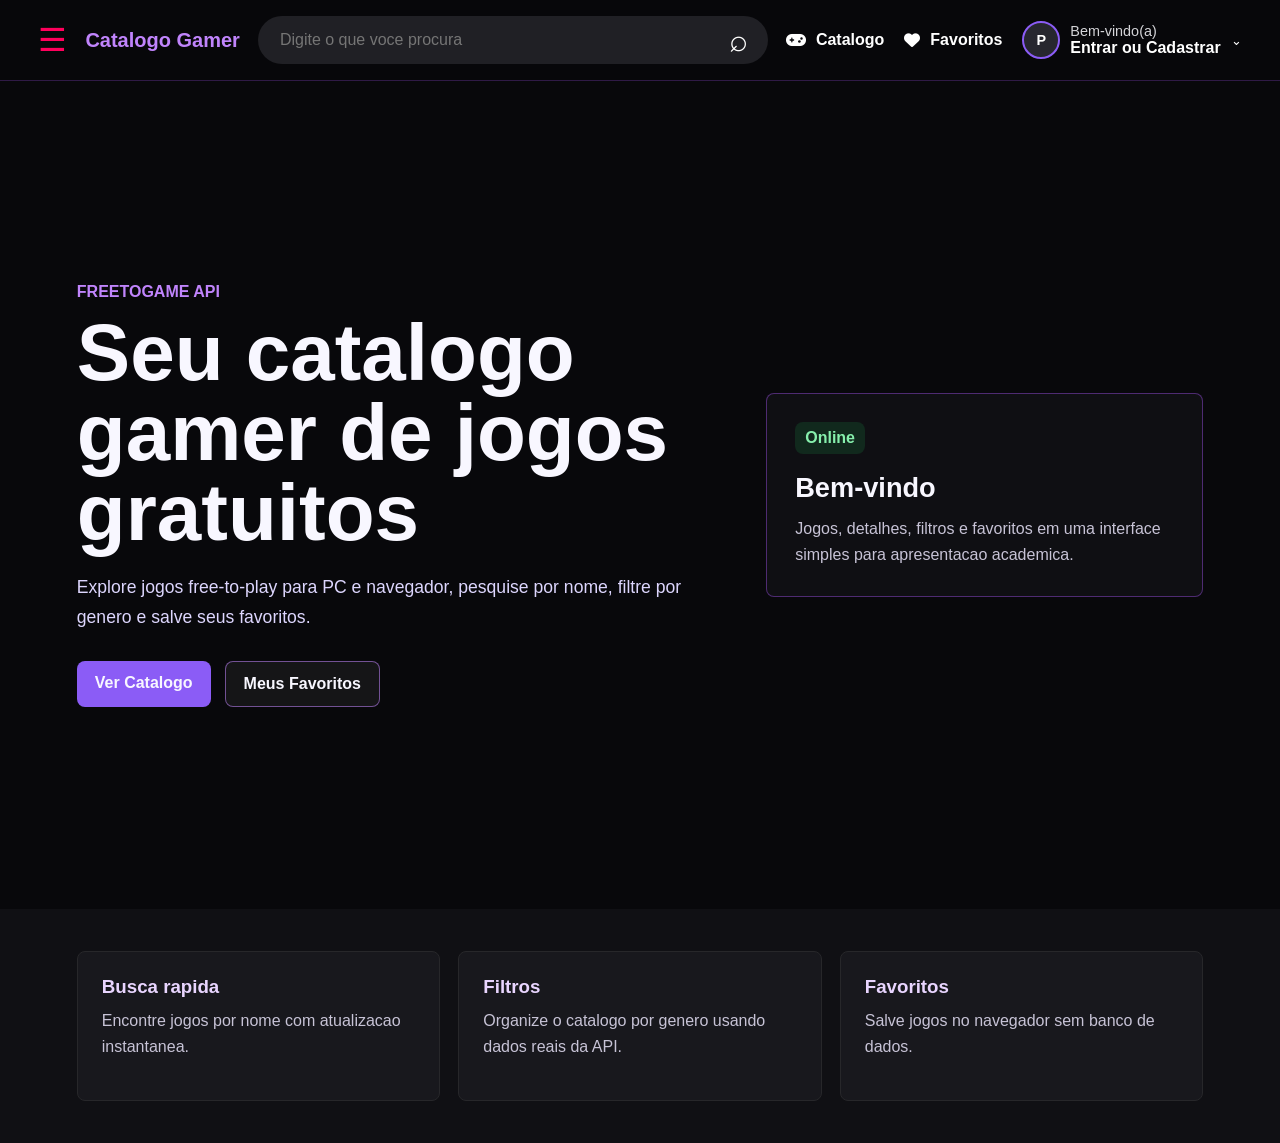
<file: index.html>
<!DOCTYPE html>
<html lang="pt-BR">

<head>
  <meta charset="UTF-8">
  <meta name="viewport" content="width=device-width, initial-scale=1.0">
  <title>Catalogo Gamer</title>
  <link rel="stylesheet" href="css/home.css">
  <link rel="stylesheet" href="https://cdnjs.cloudflare.com/ajax/libs/font-awesome/6.5.2/css/all.min.css">
</head>

<body>
  <header class="topo">
    <button class="menu-btn" id="menuBtn" aria-label="Abrir menu">☰</button>
    <a class="logo" href="index.html">Catalogo Gamer</a>
    <form class="topo-busca" action="catalogo.html">
      <input type="search" name="q" placeholder="Digite o que voce procura">
      <button type="submit" aria-label="Pesquisar">⌕</button>
    </form>
    <nav id="menu" class="nav-acoes">
      <a class="nav-icone" href="catalogo.html">
        <i class="fa-solid fa-gamepad"></i>
        <strong>Catalogo</strong>
      </a>

      <a class="nav-icone" href="favoritos.html">
        <i class="fa-solid fa-heart"></i>
        <strong>Favoritos</strong>
      </a>
      <div class="conta-menu">
        <button class="conta-btn" type="button">
          <span class="perfil-link"><span id="perfilAvatar">P</span></span>
          <span class="conta-texto"><small>Bem-vindo(a)</small><strong id="contaNome">Minha Conta</strong></span>
          <span class="seta">⌄</span>
        </button>
        <div class="conta-dropdown">
          <div class="conta-resumo">
            <span class="perfil-link grande"><span id="dropdownAvatar">P</span></span>
            <p>Ola, <strong id="dropdownNome">visitante</strong></p>
          </div>
          <a href="perfil.html"><i class="fa-solid fa-user"></i> Minha Conta</a>

          <a href="favoritos.html"><i class="fa-solid fa-heart"></i> Meus Favoritos</a>

          <a href="sobre.html"><i class="fa-solid fa-circle-info"></i> Sobre</a>

          <a href="login.html" id="sair"><i class="fa-solid fa-right-from-bracket"></i> Sair</a>
        </div>
      </div>
    </nav>
  </header>

  <main>
    <section class="hero">
      <div class="hero-content">
        <p class="tag">FreeToGame API</p>
        <h1>Seu catalogo gamer de jogos gratuitos</h1>
        <p>Explore jogos free-to-play para PC e navegador, pesquise por nome, filtre por genero e salve seus favoritos.
        </p>
        <div class="hero-actions">
          <a class="btn primary" href="catalogo.html">Ver Catalogo</a>
          <a class="btn secondary" href="favoritos.html">Meus Favoritos</a>
        </div>
      </div>
      <div class="hero-panel">
        <span class="status">Online</span>
        <h2 id="saudacao">Bem-vindo</h2>
        <p>Jogos, detalhes, filtros e favoritos em uma interface simples para apresentacao academica.</p>
      </div>
    </section>

    <section class="recursos">
      <article>
        <h3>Busca rapida</h3>
        <p>Encontre jogos por nome com atualizacao instantanea.</p>
      </article>
      <article>
        <h3>Filtros</h3>
        <p>Organize o catalogo por genero usando dados reais da API.</p>
      </article>
      <article>
        <h3>Favoritos</h3>
        <p>Salve jogos no navegador sem banco de dados.</p>
      </article>
    </section>
  </main>

  <script src="js/home.js"></script>
</body>

</html>
</file>
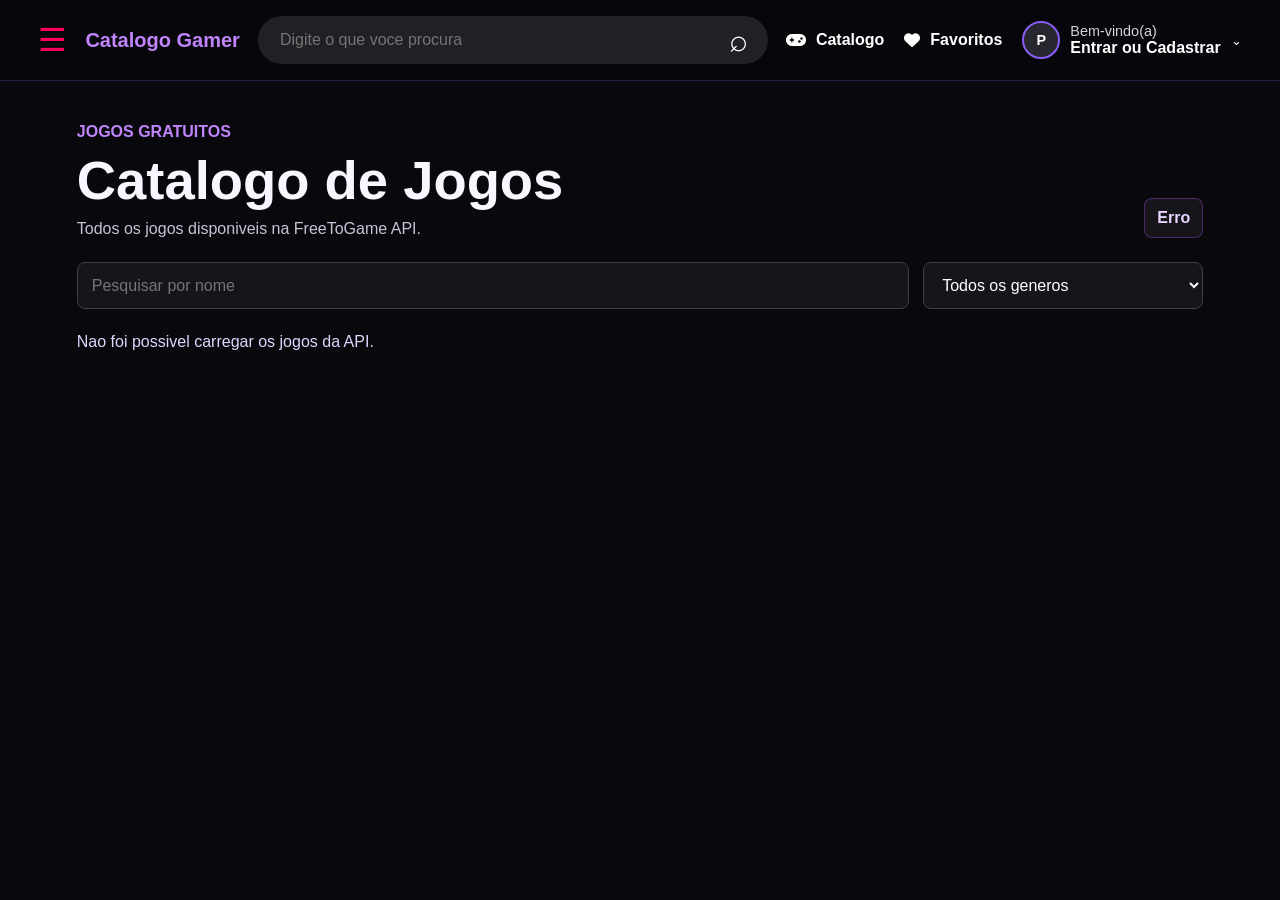
<file: catalogo.html>
<!doctype html>
<html lang="pt-BR">

<head>
  <meta charset="UTF-8" />
  <meta name="viewport" content="width=device-width, initial-scale=1.0" />
  <title>Catalogo | Catalogo Gamer</title>
  <link rel="stylesheet" href="css/catalogo.css" />
  <link rel="stylesheet" href="https://cdnjs.cloudflare.com/ajax/libs/font-awesome/6.5.2/css/all.min.css" />
</head>

<body>
  <header class="topo">
    <button class="menu-btn" id="menuBtn" aria-label="Abrir menu">☰</button>
    <a class="logo" href="index.html">Catalogo Gamer</a>
    <form class="topo-busca" action="catalogo.html">
      <input type="search" name="q" placeholder="Digite o que voce procura" />
      <button type="submit" aria-label="Pesquisar">⌕</button>
    </form>
    <nav id="menu" class="nav-acoes">
      <a class="nav-icone" href="catalogo.html">
        <i class="fa-solid fa-gamepad"></i>
        <strong>Catalogo</strong>
      </a>

      <a class="nav-icone" href="favoritos.html">
        <i class="fa-solid fa-heart"></i>
        <strong>Favoritos</strong>
      </a>
      <div class="conta-menu">
        <button class="conta-btn" type="button">
          <span class="perfil-link"><span id="perfilAvatar">P</span></span>
          <span class="conta-texto"><small>Bem-vindo(a)</small><strong id="contaNome">Minha Conta</strong></span>
          <span class="seta">⌄</span>
        </button>
        <div class="conta-dropdown">
          <div class="conta-resumo">
            <span class="perfil-link grande"><span id="dropdownAvatar">P</span></span>
            <p>Ola, <strong id="dropdownNome">visitante</strong></p>
          </div>
          <a href="perfil.html"><i class="fa-solid fa-user"></i> Minha Conta</a>

          <a href="favoritos.html"><i class="fa-solid fa-heart"></i> Meus Favoritos</a>

          <a href="sobre.html"><i class="fa-solid fa-circle-info"></i> Sobre</a>

          <a href="login.html" id="sair"><i class="fa-solid fa-right-from-bracket"></i> Sair</a>
        </div>
      </div>
    </nav>
  </header>

  <main class="container">
    <section class="cabecalho">
      <div>
        <p class="tag">Jogos gratuitos</p>
        <h1>Catalogo de Jogos</h1>
        <p>
          Todos os jogos disponiveis na FreeToGame API.
        </p>
      </div>
      <span id="contador" class="contador">Carregando...</span>
    </section>

    <section class="filtros">
      <input type="search" id="pesquisa" placeholder="Pesquisar por nome" />
      <select id="genero">
        <option value="">Todos os generos</option>
      </select>
    </section>

    <section id="mensagem" class="mensagem">Carregando jogos...</section>
    <section id="listaJogos" class="grid"></section>
  </main>

  <script src="js/catalogo.js"></script>
</body>

</html>
</file>
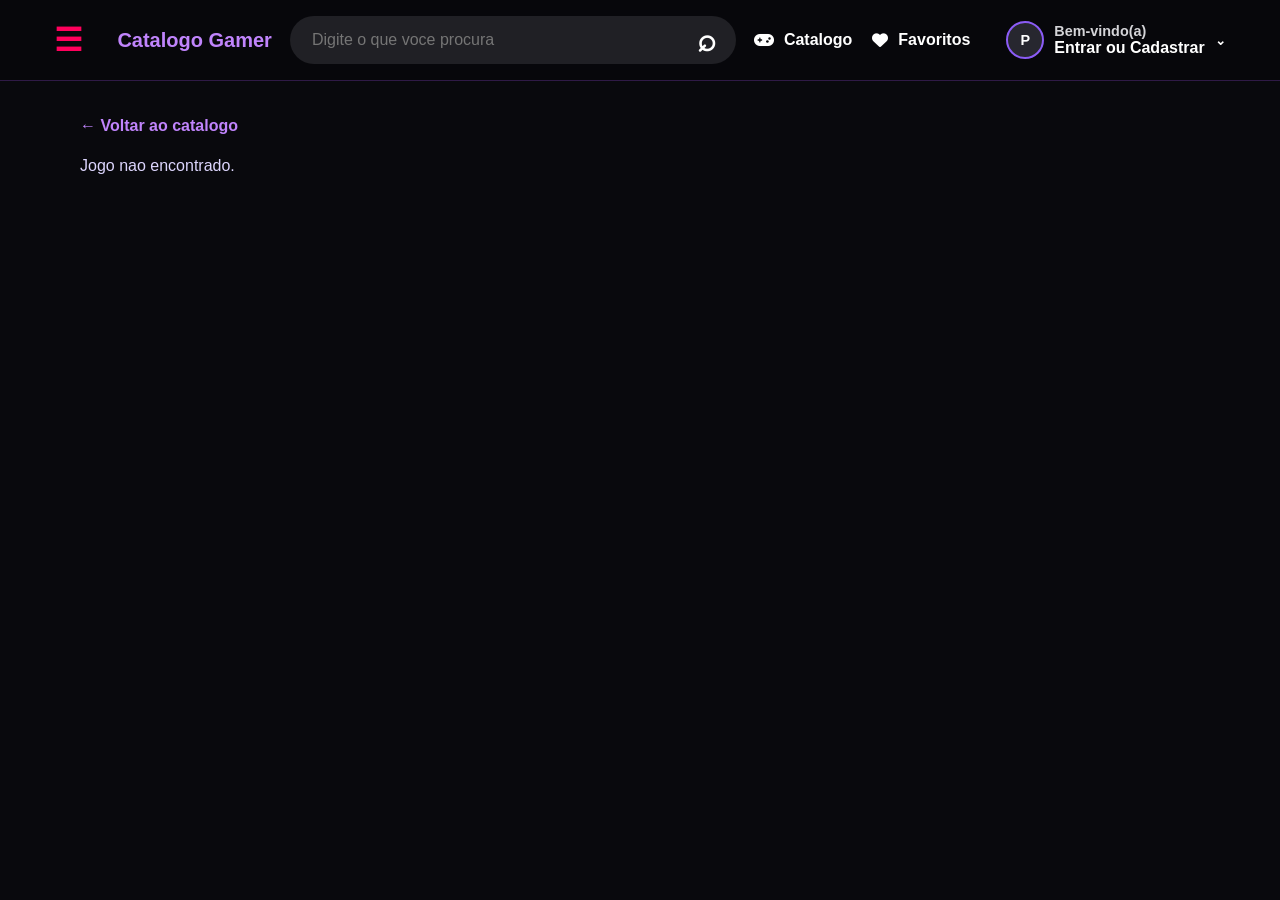
<file: detalhes.html>
<!doctype html>
<html lang="pt-BR">

<head>
  <meta charset="UTF-8" />
  <meta name="viewport" content="width=device-width, initial-scale=1.0" />
  <title>Detalhes | Catalogo Gamer</title>
  <link rel="stylesheet" href="css/detalhes.css" />
  <link rel="stylesheet" href="https://cdnjs.cloudflare.com/ajax/libs/font-awesome/6.5.2/css/all.min.css">
</head>

<body>
  <header class="topo">
    <button class="menu-btn" id="menuBtn" aria-label="Abrir menu">☰</button>
    <a class="logo" href="index.html">Catalogo Gamer</a>
    <form class="topo-busca" action="catalogo.html">
      <input type="search" name="q" placeholder="Digite o que voce procura" />
      <button type="submit" aria-label="Pesquisar">⌕</button>
    </form>
    <nav id="menu" class="nav-acoes">
      <a class="nav-icone" href="catalogo.html">
        <i class="fa-solid fa-gamepad"></i>
        <strong>Catalogo</strong>
      </a>

      <a class="nav-icone" href="favoritos.html">
        <i class="fa-solid fa-heart"></i>
        <strong>Favoritos</strong>
      </a>
      <div class="conta-menu">
        <button class="conta-btn" type="button">
          <span class="perfil-link"><span id="perfilAvatar">P</span></span>
          <span class="conta-texto"><small>Bem-vindo(a)</small><strong id="contaNome">Minha Conta</strong></span>
          <span class="seta">⌄</span>
        </button>
        <div class="conta-dropdown">
          <div class="conta-resumo">
            <span class="perfil-link grande"><span id="dropdownAvatar">P</span></span>
            <p>Ola, <strong id="dropdownNome">visitante</strong></p>
          </div>
          <a href="perfil.html"><i class="fa-solid fa-user"></i> Minha Conta</a>

          <a href="favoritos.html"><i class="fa-solid fa-heart"></i> Meus Favoritos</a>

          <a href="sobre.html"><i class="fa-solid fa-circle-info"></i> Sobre</a>

          <a href="login.html" id="sair"><i class="fa-solid fa-right-from-bracket"></i> Sair</a>
        </div>
      </div>
    </nav>
  </header>

  <main class="container">
    <a class="voltar" href="catalogo.html">← Voltar ao catalogo</a>
    <section id="mensagem" class="mensagem">Carregando detalhes...</section>
    <section id="detalhes" class="detalhes"></section>
  </main>

  <script src="js/detalhes.js"></script>
</body>

</html>
</file>
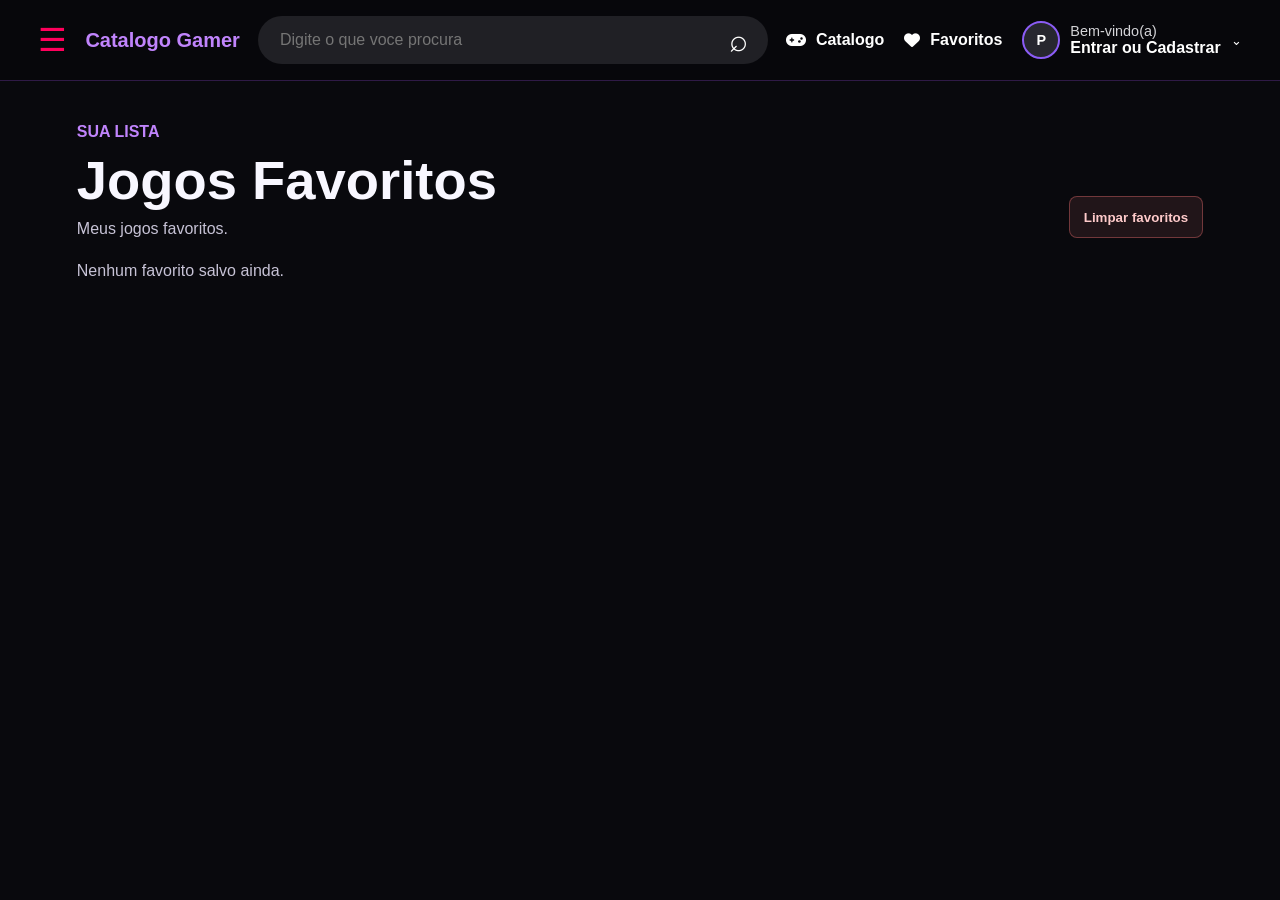
<file: favoritos.html>
<!DOCTYPE html>
<html lang="pt-BR">

<head>
  <meta charset="UTF-8">
  <meta name="viewport" content="width=device-width, initial-scale=1.0">
  <title>Favoritos | Catalogo Gamer</title>
  <link rel="stylesheet" href="css/favoritos.css">
  <link rel="stylesheet" href="https://cdnjs.cloudflare.com/ajax/libs/font-awesome/6.5.2/css/all.min.css">
</head>

<body>
  <header class="topo">
    <button class="menu-btn" id="menuBtn" aria-label="Abrir menu">☰</button>
    <a class="logo" href="index.html">Catalogo Gamer</a>
    <form class="topo-busca" action="catalogo.html">
      <input type="search" name="q" placeholder="Digite o que voce procura">
      <button type="submit" aria-label="Pesquisar">⌕</button>
    </form>
    <nav id="menu" class="nav-acoes">
      <a class="nav-icone" href="catalogo.html">
        <i class="fa-solid fa-gamepad"></i>
        <strong>Catalogo</strong>
      </a>

      <a class="nav-icone" href="favoritos.html">
        <i class="fa-solid fa-heart"></i>
        <strong>Favoritos</strong>
      </a>
      <div class="conta-menu">
        <button class="conta-btn" type="button">
          <span class="perfil-link"><span id="perfilAvatar">P</span></span>
          <span class="conta-texto"><small>Bem-vindo(a)</small><strong id="contaNome">Minha Conta</strong></span>
          <span class="seta">⌄</span>
        </button>
        <div class="conta-dropdown">
          <div class="conta-resumo">
            <span class="perfil-link grande"><span id="dropdownAvatar">P</span></span>
            <p>Ola, <strong id="dropdownNome">visitante</strong></p>
          </div>
          <a href="perfil.html"><i class="fa-solid fa-user"></i> Minha Conta</a>

          <a href="favoritos.html"><i class="fa-solid fa-heart"></i> Meus Favoritos</a>

          <a href="sobre.html"><i class="fa-solid fa-circle-info"></i> Sobre</a>

          <a href="login.html" id="sair"><i class="fa-solid fa-right-from-bracket"></i> Sair</a>
        </div>
      </div>
    </nav>
  </header>

  <main class="container">
    <section class="cabecalho">
      <div>
        <p class="tag">Sua lista</p>
        <h1>Jogos Favoritos</h1>
        <p>Meus jogos favoritos.</p>
      </div>
      <button id="limparFavoritos" class="limpar">Limpar favoritos</button>
    </section>

    <section id="mensagem" class="mensagem"></section>
    <section id="listaFavoritos" class="grid"></section>
  </main>

  <script src="js/favoritos.js"></script>
</body>

</html>
</file>
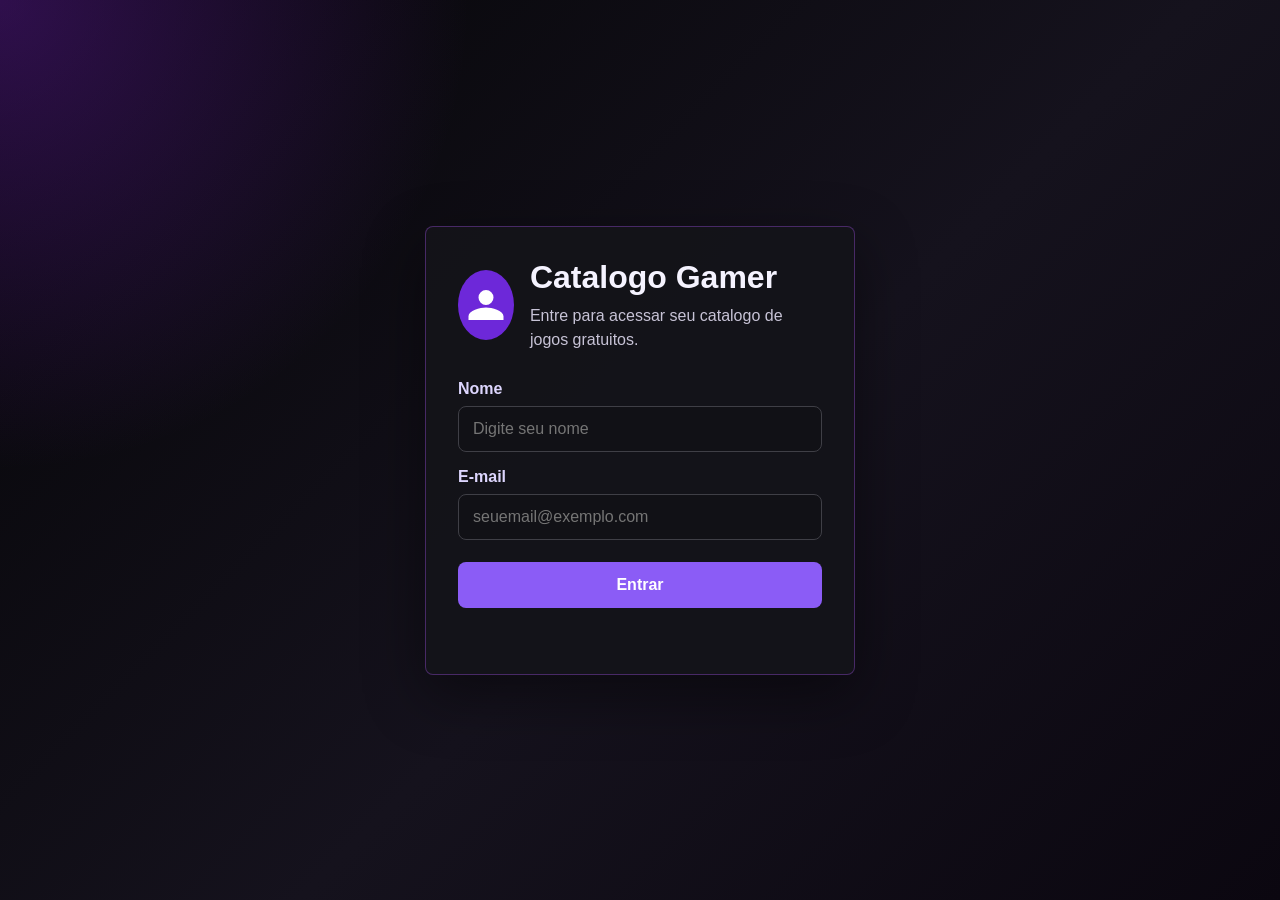
<file: login.html>
<!doctype html>
<html lang="pt-BR">

<head>
  <meta charset="UTF-8" />
  <meta name="viewport" content="width=device-width, initial-scale=1.0" />
  <title>Login | Catalogo Gamer</title>
  <link rel="stylesheet" href="css/login.css" />
</head>

<body>
  <main class="login-page">
    <section class="login-card">
      <div class="brand">
        <span class="brand-icon">
          <svg xmlns="http://www.w3.org/2000/svg" width="40" height="40" fill="currentColor" viewBox="0 0 16 16">
            <path d="M8 8a3 3 0 1 0 0-6 3 3 0 0 0 0 6zm0 1c-2.33 0-7 1.17-7 3.5V14h14v-1.5C15 10.17 10.33 9 8 9z" />
          </svg>
        </span>
        <div>
          <h1>Catalogo Gamer</h1>
          <p>Entre para acessar seu catalogo de jogos gratuitos.</p>
        </div>
      </div>

      <form id="loginForm">
        <label for="nome">Nome</label>
        <input type="text" id="nome" placeholder="Digite seu nome" required />

        <label for="email">E-mail</label>
        <input type="email" id="email" placeholder="seuemail@exemplo.com" required />

        <button type="submit">Entrar</button>
        <p id="mensagemErro" class="erro"></p>
      </form>
    </section>
  </main>

  <script src="js/login.js"></script>
</body>

</html>
</file>
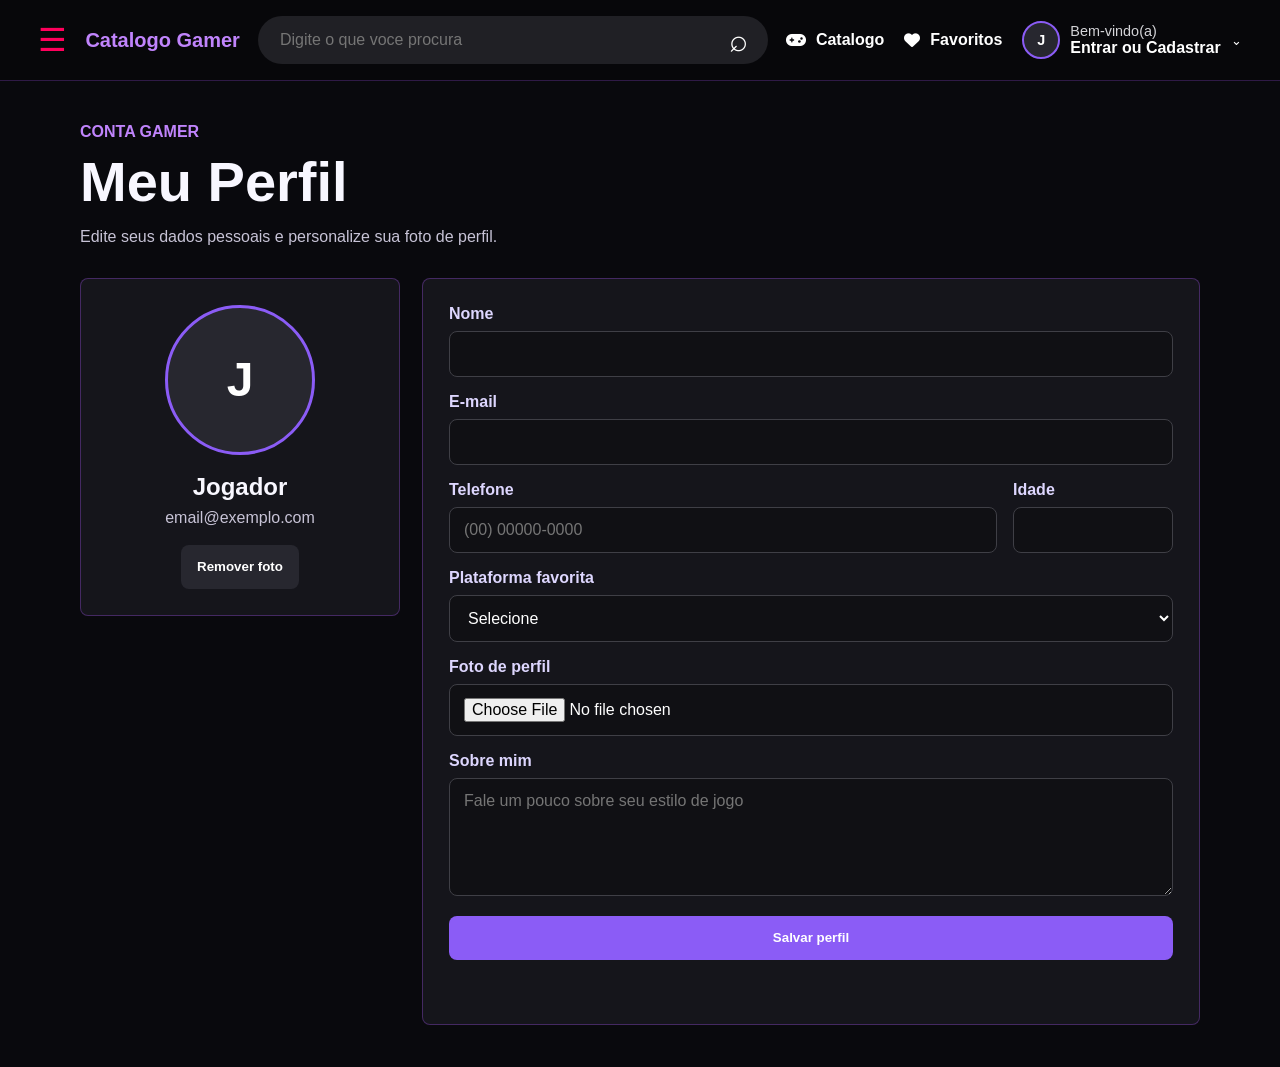
<file: perfil.html>
<!DOCTYPE html>
<html lang="pt-BR">

<head>
  <meta charset="UTF-8">
  <meta name="viewport" content="width=device-width, initial-scale=1.0">
  <title>Perfil | Catalogo Gamer</title>
  <link rel="stylesheet" href="css/perfil.css">
  <link rel="stylesheet" href="https://cdnjs.cloudflare.com/ajax/libs/font-awesome/6.5.2/css/all.min.css">
</head>

<body>
  <header class="topo">
    <button class="menu-btn" id="menuBtn" aria-label="Abrir menu">☰</button>
    <a class="logo" href="index.html">Catalogo Gamer</a>
    <form class="topo-busca" action="catalogo.html">
      <input type="search" name="q" placeholder="Digite o que voce procura">
      <button type="submit" aria-label="Pesquisar">⌕</button>
    </form>
    <nav id="menu" class="nav-acoes">
      <a class="nav-icone" href="catalogo.html">
        <i class="fa-solid fa-gamepad"></i>
        <strong>Catalogo</strong>
      </a>

      <a class="nav-icone" href="favoritos.html">
        <i class="fa-solid fa-heart"></i>
        <strong>Favoritos</strong>
      </a>
      <div class="conta-menu">
        <button class="conta-btn" type="buttoFn">
          <span class="perfil-link"><span id="perfilAvatar">P</span></span>
          <span class="conta-texto"><small>Bem-vindo(a)</small><strong id="contaNome">Minha Conta</strong></span>
          <span class="seta">⌄</span>
        </button>
        <div class="conta-dropdown">
          <div class="conta-resumo">
            <span class="perfil-link grande"><span id="dropdownAvatar">P</span></span>
            <p>Ola, <strong id="dropdownNome">visitante</strong></p>
          </div>
          <a href="perfil.html"><i class="fa-solid fa-user"></i> Minha Conta</a>

          <a href="favoritos.html"><i class="fa-solid fa-heart"></i> Meus Favoritos</a>

          <a href="sobre.html"><i class="fa-solid fa-circle-info"></i> Sobre</a>

          <a href="login.html" id="sair"><i class="fa-solid fa-right-from-bracket"></i> Sair</a>
        </div>
      </div>
    </nav>
  </header>

  <main class="container">
    <section class="cabecalho">
      <p class="tag">Conta gamer</p>
      <h1>Meu Perfil</h1>
      <p>Edite seus dados pessoais e personalize sua foto de perfil.</p>
    </section>

    <section class="perfil-layout">
      <aside class="preview">
        <div class="foto-preview" id="fotoPreview">P</div>
        <h2 id="nomePreview">Jogador</h2>
        <p id="emailPreview">email@exemplo.com</p>
        <button id="removerFoto" type="button">Remover foto</button>
      </aside>

      <form id="perfilForm" class="formulario">
        <div class="campo">
          <label for="nome">Nome</label>
          <input type="text" id="nome" required>
        </div>

        <div class="campo">
          <label for="email">E-mail</label>
          <input type="email" id="email" required>
        </div>

        <div class="duas-colunas">
          <div class="campo">
            <label for="telefone">Telefone</label>
            <input type="text" id="telefone" placeholder="(00) 00000-0000">
          </div>

          <div class="campo">
            <label for="idade">Idade</label>
            <input type="number" id="idade" min="1" max="120">
          </div>
        </div>

        <div class="campo">
          <label for="plataforma">Plataforma favorita</label>
          <select id="plataforma">
            <option value="">Selecione</option>
            <option value="PC">PC</option>
            <option value="Console">Console</option>
            <option value="Mobile">Mobile</option>
          </select>
        </div>

        <div class="campo">
          <label for="foto">Foto de perfil</label>
          <input type="file" id="foto" accept="image/*">
        </div>

        <div class="campo">
          <label for="bio">Sobre mim</label>
          <textarea id="bio" rows="5" placeholder="Fale um pouco sobre seu estilo de jogo"></textarea>
        </div>

        <button class="salvar" type="submit">Salvar perfil</button>
        <p id="mensagem" class="mensagem"></p>
      </form>
    </section>
  </main>

  <script src="js/perfil.js"></script>
</body>

</html>
</file>
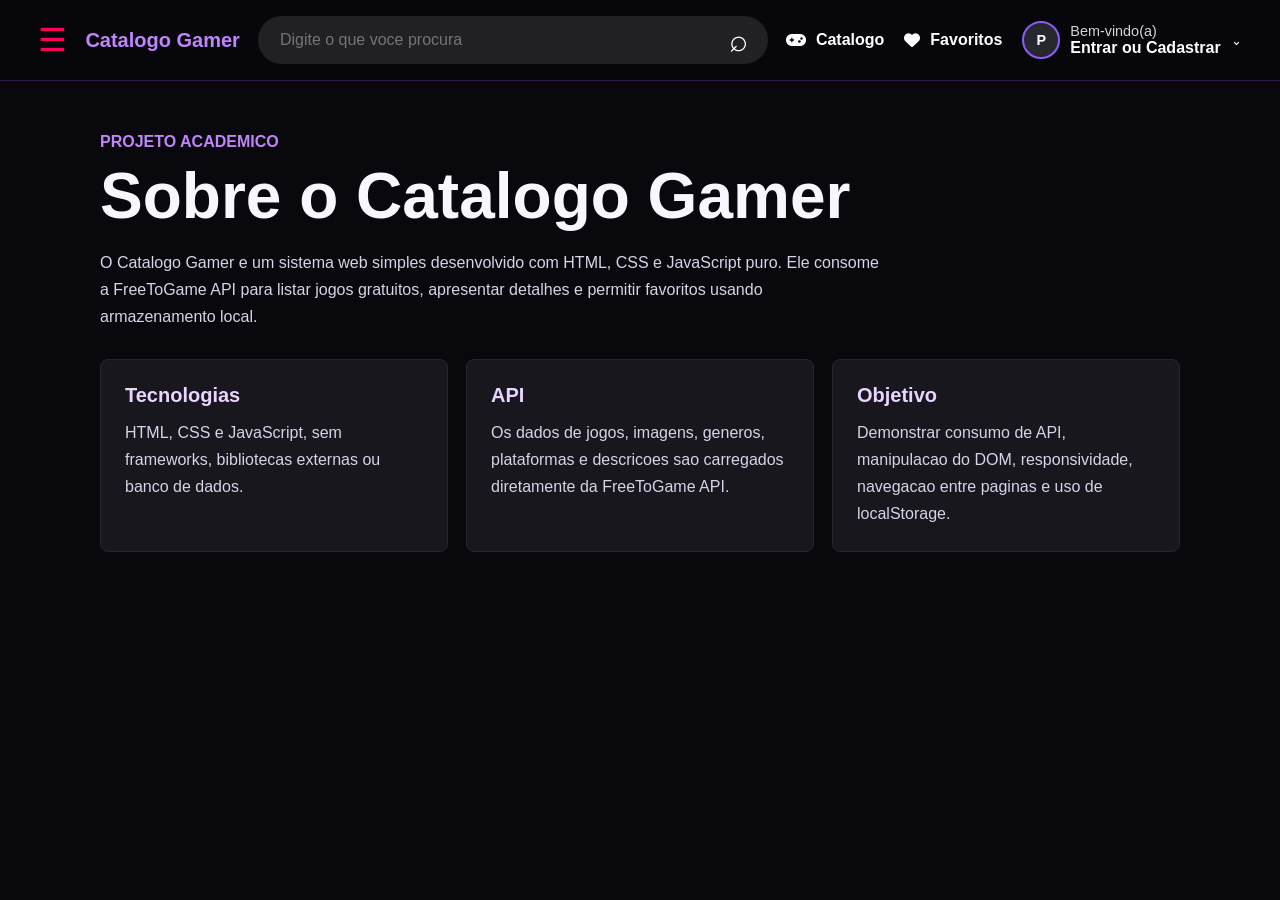
<file: sobre.html>
<!DOCTYPE html>
<html lang="pt-BR">

<head>
  <meta charset="UTF-8">
  <meta name="viewport" content="width=device-width, initial-scale=1.0">
  <title>Sobre | Catalogo Gamer</title>
  <link rel="stylesheet" href="css/sobre.css">
  <link rel="stylesheet" href="https://cdnjs.cloudflare.com/ajax/libs/font-awesome/6.5.2/css/all.min.css">
</head>

<body>
  <header class="topo">
    <button class="menu-btn" id="menuBtn" aria-label="Abrir menu">☰</button>
    <a class="logo" href="index.html">Catalogo Gamer</a>
    <form class="topo-busca" action="catalogo.html">
      <input type="search" name="q" placeholder="Digite o que voce procura">
      <button type="submit" aria-label="Pesquisar">⌕</button>
    </form>
    <nav id="menu" class="nav-acoes">
      <a class="nav-icone" href="catalogo.html">
        <i class="fa-solid fa-gamepad"></i>
        <strong>Catalogo</strong>
      </a>

      <a class="nav-icone" href="favoritos.html">
        <i class="fa-solid fa-heart"></i>
        <strong>Favoritos</strong>
      </a>
      <div class="conta-menu">
        <button class="conta-btn" type="button">
          <span class="perfil-link"><span id="perfilAvatar">P</span></span>
          <span class="conta-texto"><small>Bem-vindo(a)</small><strong id="contaNome">Minha Conta</strong></span>
          <span class="seta">⌄</span>
        </button>
        <div class="conta-dropdown">
          <div class="conta-resumo">
            <span class="perfil-link grande"><span id="dropdownAvatar">P</span></span>
            <p>Ola, <strong id="dropdownNome">visitante</strong></p>
          </div>
          <a href="perfil.html"><i class="fa-solid fa-user"></i> Minha Conta</a>

          <a href="favoritos.html"><i class="fa-solid fa-heart"></i> Meus Favoritos</a>

          <a href="sobre.html"><i class="fa-solid fa-circle-info"></i> Sobre</a>

          <a href="login.html" id="sair"><i class="fa-solid fa-right-from-bracket"></i> Sair</a>
        </div>
      </div>
    </nav>
  </header>

  <main class="container">
    <section class="sobre">
      <p class="tag">Projeto academico</p>
      <h1>Sobre o Catalogo Gamer</h1>
      <p>O Catalogo Gamer e um sistema web simples desenvolvido com HTML, CSS e JavaScript puro. Ele consome a
        FreeToGame API para listar jogos gratuitos, apresentar detalhes e permitir favoritos usando armazenamento local.
      </p>
    </section>

    <section class="info-grid">
      <article>
        <h2>Tecnologias</h2>
        <p>HTML, CSS e JavaScript, sem frameworks, bibliotecas externas ou banco de dados.</p>
      </article>
      <article>
        <h2>API</h2>
        <p>Os dados de jogos, imagens, generos, plataformas e descricoes sao carregados diretamente da FreeToGame API.
        </p>
      </article>
      <article>
        <h2>Objetivo</h2>
        <p>Demonstrar consumo de API, manipulacao do DOM, responsividade, navegacao entre paginas e uso de localStorage.
        </p>
      </article>
    </section>
  </main>

  <script src="js/sobre.js"></script>
</body>

</html>
</file>
<file: css/home.css>
* {
  box-sizing: border-box;
  margin: 0;
  padding: 0;
}

body {
  min-height: 100vh;
  font-family: Arial, Helvetica, sans-serif;
  color: #f8f7ff;
  background: #08080b;
}

a {
  color: inherit;
  text-decoration: none;
}

.topo {
  position: sticky;
  top: 0;
  z-index: 10;
  display: flex;
  align-items: center;
  justify-content: space-between;
  padding: 18px 6%;
  border-bottom: 1px solid rgba(168, 85, 247, 0.25);
  background: rgba(8, 8, 11, 0.94);
}

.logo {
  color: #c084fc;
  font-size: 1.25rem;
  font-weight: 900;
}

nav {
  display: flex;
  gap: 18px;
  align-items: center;
}

nav a {
  color: #d8d3e8;
  font-weight: 700;
}

nav a:hover {
  color: #a855f7;
}

.perfil-link {
  display: inline-grid;
  width: 38px;
  height: 38px;
  place-items: center;
  overflow: hidden;
  border: 2px solid #8b5cf6;
  border-radius: 50%;
  background: #27272f;
}

.perfil-link span {
  display: grid;
  width: 100%;
  height: 100%;
  place-items: center;
  background-position: center;
  background-size: cover;
  color: #fff;
  font-size: 0.9rem;
  font-weight: 900;
}

.menu-btn {
  display: none;
  border: 0;
  background: none;
  color: #fff;
  font-size: 1.8rem;
}

.hero {
  min-height: calc(100vh - 72px);
  display: grid;
  grid-template-columns: minmax(0, 1.2fr) minmax(280px, 0.8fr);
  gap: 34px;
  align-items: center;
  padding: 64px 6%;
  background:
    linear-gradient(rgba(8, 8, 11, 0.72), rgba(8, 8, 11, 0.98)),
    url("https://www.freetogame.com/g/540/thumbnail.jpg") center/cover;
}

.tag {
  margin-bottom: 12px;
  color: #c084fc;
  font-weight: 900;
  text-transform: uppercase;
}

h1 {
  max-width: 760px;
  font-size: clamp(2.3rem, 7vw, 5rem);
  line-height: 1;
}

.hero-content p:not(.tag) {
  max-width: 660px;
  margin-top: 20px;
  color: #ddd6fe;
  font-size: 1.1rem;
  line-height: 1.7;
}

.hero-actions {
  display: flex;
  flex-wrap: wrap;
  gap: 14px;
  margin-top: 28px;
}

.btn {
  padding: 13px 18px;
  border-radius: 8px;
  font-weight: 900;
  transition: 0.2s;
}

.btn:hover {
  transform: translateY(-2px);
}

.primary {
  background: #8b5cf6;
}

.secondary {
  border: 1px solid rgba(192, 132, 252, 0.55);
  background: rgba(24, 24, 27, 0.85);
}

.hero-panel {
  padding: 28px;
  border: 1px solid rgba(168, 85, 247, 0.42);
  border-radius: 8px;
  background: rgba(17, 17, 22, 0.86);
}

.hero-panel .status {
  display: inline-block;
  margin-bottom: 18px;
  padding: 7px 10px;
  border-radius: 8px;
  background: rgba(34, 197, 94, 0.14);
  color: #86efac;
  font-weight: 800;
}

.hero-panel h2 {
  margin-bottom: 12px;
  font-size: 1.7rem;
}

.hero-panel p,
.recursos p {
  color: #c7c3d6;
  line-height: 1.6;
}

.recursos {
  display: grid;
  grid-template-columns: repeat(3, 1fr);
  gap: 18px;
  padding: 42px 6%;
  background: #101014;
}

.recursos article {
  min-height: 150px;
  padding: 24px;
  border: 1px solid #27272a;
  border-radius: 8px;
  background: #18181d;
}

.recursos h3 {
  margin-bottom: 10px;
  color: #e9d5ff;
}

@media (max-width: 780px) {
  .menu-btn {
    display: block;
  }

  nav {
    position: absolute;
    top: 64px;
    right: 6%;
    display: none;
    flex-direction: column;
    width: 210px;
    padding: 18px;
    border: 1px solid #3f3f46;
    border-radius: 8px;
    background: #15151b;
  }

  nav.aberto {
    display: flex;
  }

  .hero {
    min-height: auto;
    grid-template-columns: 1fr;
    padding-top: 44px;
  }

  .recursos {
    grid-template-columns: 1fr;
  }
}

.topo {
  gap: 18px;
  padding: 16px 3%;
}

.menu-btn {
  display: block;
  color: #ff005c;
  font-size: 2rem;
  cursor: pointer;
}

.logo {
  white-space: nowrap;
}

.topo-busca {
  display: flex;
  flex: 1;
  min-width: 220px;
  max-width: 620px;
  overflow: hidden;
  border-radius: 999px;
  background: #202025;
}

.topo-busca input {
  flex: 1;
  min-width: 0;
  padding: 15px 22px;
  border: 0;
  outline: none;
  background: transparent;
  color: #fff;
  font-size: 1rem;
}

.topo-busca button {
  width: 58px;
  border: 0;
  background: transparent;
  color: #fff;
  font-size: 2rem;
  cursor: pointer;
}

.nav-acoes {
  gap: 20px;
}

.nav-icone {
  display: flex;
  align-items: center;
  gap: 10px;
  color: #fff;
  font-weight: 700;
  transition: all 0.3s ease;
}

.nav-icone span {
  color: #ff005c;
  font-size: 2rem;
  line-height: 1;
}

.conta-menu {
  position: relative;
}

.conta-btn {
  display: flex;
  gap: 10px;
  align-items: center;
  border: 0;
  background: transparent;
  color: #fff;
  cursor: pointer;
}

.conta-texto {
  display: grid;
  text-align: left;
}

.conta-texto small {
  color: #d4d4d8;
  font-size: 0.9rem;
}

.conta-texto strong {
  color: #fff;
  font-size: 1rem;
}

.seta {
  color: #fff;
}

.conta-dropdown {
  position: absolute;
  top: calc(100% + 14px);
  right: 0;
  z-index: 30;
  display: none;
  width: 270px;
  overflow: hidden;
  border-radius: 8px;
  background: #fff;
  color: #18181b;
  box-shadow: 0 16px 38px rgba(0, 0, 0, 0.35);
}

.conta-dropdown::before {
  content: "";
  position: absolute;
  top: -9px;
  right: 36px;
  width: 18px;
  height: 18px;
  background: #fff;
  transform: rotate(45deg);
}

.conta-menu:hover .conta-dropdown,
.conta-menu:focus-within .conta-dropdown {
  display: block;
}

.conta-resumo {
  display: flex;
  gap: 12px;
  align-items: center;
  padding: 16px 20px;
  border-bottom: 1px solid #e5e7eb;
}

.conta-dropdown a {
  display: flex;
  gap: 14px;
  align-items: center;
  padding: 14px 22px;
  color: #18181b;
  font-weight: 800;
}

.conta-dropdown a:hover {
  background: #f4f4f5;
  color: #7e22ce;
}

.conta-dropdown a span {
  width: 24px;
  color: #111;
  font-size: 1.3rem;
  text-align: center;
}

.perfil-link.grande {
  width: 52px;
  height: 52px;
  border-color: #e5e7eb;
}

@media (max-width: 980px) {
  .topo {
    flex-wrap: wrap;
  }

  .topo-busca {
    order: 3;
    max-width: none;
    flex-basis: 100%;
  }

  .nav-acoes {
    position: absolute;
    top: 70px;
    right: 3%;
    display: none;
    flex-direction: column;
    align-items: stretch;
    width: 280px;
    padding: 18px;
    border: 1px solid #3f3f46;
    border-radius: 8px;
    background: #15151b;
  }

  .nav-acoes.aberto {
    display: flex;
  }

  .conta-dropdown {
    position: static;
    width: 100%;
    margin-top: 12px;
  }
}
</file>
<file: css/catalogo.css>
* {
  box-sizing: border-box;
  margin: 0;
  padding: 0;
}

body {
  min-height: 100vh;
  font-family: Arial, Helvetica, sans-serif;
  color: #f8f7ff;
  background: #09090d;
}

a {
  color: inherit;
  text-decoration: none;
}

.topo {
  position: sticky;
  top: 0;
  z-index: 10;
  display: flex;
  align-items: center;
  justify-content: space-between;
  padding: 18px 6%;
  border-bottom: 1px solid rgba(168, 85, 247, 0.25);
  background: rgba(8, 8, 11, 0.96);
}

.logo {
  color: #c084fc;
  font-size: 1.25rem;
  font-weight: 900;
}

nav {
  display: flex;
  gap: 18px;
  align-items: center;
}

nav a {
  color: #d8d3e8;
  font-weight: 700;
}

nav a:hover {
  color: #a855f7;
}

.perfil-link {
  display: inline-grid;
  width: 38px;
  height: 38px;
  place-items: center;
  overflow: hidden;
  border: 2px solid #8b5cf6;
  border-radius: 50%;
  background: #27272f;
}

.perfil-link span {
  display: grid;
  width: 100%;
  height: 100%;
  place-items: center;
  background-position: center;
  background-size: cover;
  color: #fff;
  font-size: 0.9rem;
  font-weight: 900;
}

.menu-btn {
  display: none;
  border: 0;
  background: none;
  color: #fff;
  font-size: 1.8rem;
}

.container {
  width: min(1180px, 88%);
  margin: 0 auto;
  padding: 42px 0;
}

.cabecalho {
  display: flex;
  gap: 18px;
  align-items: flex-end;
  justify-content: space-between;
  margin-bottom: 24px;
}

.tag {
  margin-bottom: 8px;
  color: #c084fc;
  font-weight: 900;
  text-transform: uppercase;
}

h1 {
  margin-bottom: 8px;
  font-size: clamp(2rem, 5vw, 3.4rem);
}

.cabecalho p:not(.tag) {
  color: #c7c3d6;
}

.contador {
  white-space: nowrap;
  padding: 10px 12px;
  border: 1px solid rgba(168, 85, 247, 0.35);
  border-radius: 8px;
  background: #15151b;
  color: #e9d5ff;
  font-weight: 800;
}

.filtros {
  display: grid;
  grid-template-columns: minmax(220px, 1fr) minmax(180px, 280px);
  gap: 14px;
  margin-bottom: 24px;
}

input,
select {
  width: 100%;
  padding: 13px 14px;
  border: 1px solid #3f3f46;
  border-radius: 8px;
  outline: none;
  background: #15151b;
  color: #fff;
  font-size: 1rem;
}

input:focus,
select:focus {
  border-color: #a855f7;
  box-shadow: 0 0 0 3px rgba(168, 85, 247, 0.14);
}

.mensagem {
  margin: 24px 0;
  color: #ddd6fe;
}

.grid {
  display: grid;
  grid-template-columns: repeat(auto-fill, minmax(240px, 1fr));
  gap: 20px;
}

.card {
  overflow: hidden;
  border: 1px solid #27272a;
  border-radius: 8px;
  background: #17171d;
  transition: 0.2s;
}

.card:hover {
  border-color: #a855f7;
  box-shadow: 0 18px 34px rgba(0, 0, 0, 0.3);
  transform: translateY(-5px);
}

.card img {
  width: 100%;
  aspect-ratio: 16 / 9;
  object-fit: cover;
  background: #0f0f13;
}

.card-body {
  padding: 16px;
}

.card h2 {
  min-height: 48px;
  margin-bottom: 12px;
  font-size: 1.1rem;
}

.meta {
  display: flex;
  flex-wrap: wrap;
  gap: 8px;
  margin-bottom: 14px;
}

.pill {
  padding: 6px 8px;
  border-radius: 8px;
  background: #27272f;
  color: #ddd6fe;
  font-size: 0.84rem;
  font-weight: 700;
}

.acoes {
  display: grid;
  grid-template-columns: 1fr auto;
  gap: 10px;
}

.detalhar,
.favoritar {
  display: inline-flex;
  align-items: center;
  justify-content: center;
  min-height: 40px;
  border: 0;
  border-radius: 8px;
  cursor: pointer;
  font-weight: 800;
  transition: 0.2s;
}

.detalhar {
  background: #8b5cf6;
  color: #fff;
}

.favoritar {
  width: 44px;
  background: #262630;
  color: #facc15;
  font-size: 1.2rem;
}

.detalhar:hover,
.favoritar:hover {
  transform: translateY(-2px);
}

@media (max-width: 780px) {
  .menu-btn {
    display: block;
  }

  nav {
    position: absolute;
    top: 64px;
    right: 6%;
    display: none;
    flex-direction: column;
    width: 210px;
    padding: 18px;
    border: 1px solid #3f3f46;
    border-radius: 8px;
    background: #15151b;
  }

  nav.aberto {
    display: flex;
  }

  .cabecalho,
  .filtros {
    grid-template-columns: 1fr;
  }

  .cabecalho {
    align-items: flex-start;
    flex-direction: column;
  }
}

.topo {
  gap: 18px;
  padding: 16px 3%;
}

.menu-btn {
  display: block;
  color: #ff005c;
  font-size: 2rem;
  cursor: pointer;
}

.logo {
  white-space: nowrap;
}

.topo-busca {
  display: flex;
  flex: 1;
  min-width: 220px;
  max-width: 620px;
  overflow: hidden;
  border-radius: 999px;
  background: #202025;
}

.topo-busca input {
  flex: 1;
  min-width: 0;
  padding: 15px 22px;
  border: 0;
  outline: none;
  background: transparent;
  color: #fff;
  font-size: 1rem;
}

.topo-busca button {
  width: 58px;
  border: 0;
  background: transparent;
  color: #fff;
  font-size: 2rem;
  cursor: pointer;
}

.nav-acoes {
  gap: 20px;
}

.nav-icone {
  display: flex;
  align-items: center;
  gap: 10px;
  color: #fff;
  font-weight: 700;
  transition: all 0.3s ease;
}

.nav-icone span {
  color: #ff005c;
  font-size: 2rem;
  line-height: 1;
}

.nav-icone strong {
  font-size: 1rem;
}

.nav-icone:hover {
  color: #c084fc;
}

.nav-icone:hover i {
  color: #c084fc;
  transform: scale(1.15);
}

.conta-menu {
  position: relative;
}

.conta-btn {
  display: flex;
  gap: 10px;
  align-items: center;
  border: 0;
  background: transparent;
  color: #fff;
  cursor: pointer;
}

.conta-texto {
  display: grid;
  text-align: left;
}

.conta-texto small {
  color: #d4d4d8;
  font-size: 0.9rem;
}

.conta-texto strong {
  color: #fff;
  font-size: 1rem;
}

.seta {
  color: #fff;
}

.conta-dropdown {
  position: absolute;
  top: calc(100% + 14px);
  right: 0;
  z-index: 30;
  display: none;
  width: 270px;
  overflow: hidden;
  border-radius: 8px;
  background: #fff;
  color: #18181b;
  box-shadow: 0 16px 38px rgba(0, 0, 0, 0.35);
}

.conta-dropdown::before {
  content: "";
  position: absolute;
  top: -9px;
  right: 36px;
  width: 18px;
  height: 18px;
  background: #fff;
  transform: rotate(45deg);
}

.conta-menu:hover .conta-dropdown,
.conta-menu:focus-within .conta-dropdown {
  display: block;
}

.conta-resumo {
  display: flex;
  gap: 12px;
  align-items: center;
  padding: 16px 20px;
  border-bottom: 1px solid #e5e7eb;
}

.conta-dropdown a {
  display: flex;
  gap: 14px;
  align-items: center;
  padding: 14px 22px;
  color: #18181b;
  font-weight: 800;
}

.conta-dropdown a:hover {
  background: #f4f4f5;
  color: #7e22ce;
}

.conta-dropdown a span {
  width: 24px;
  color: #111;
  font-size: 1.3rem;
  text-align: center;
}

.perfil-link.grande {
  width: 52px;
  height: 52px;
  border-color: #e5e7eb;
}

@media (max-width: 980px) {
  .topo {
    flex-wrap: wrap;
  }

  .topo-busca {
    order: 3;
    max-width: none;
    flex-basis: 100%;
  }

  .nav-acoes {
    position: absolute;
    top: 70px;
    right: 3%;
    display: none;
    flex-direction: column;
    align-items: stretch;
    width: 280px;
    padding: 18px;
    border: 1px solid #3f3f46;
    border-radius: 8px;
    background: #15151b;
  }

  .nav-acoes.aberto {
    display: flex;
  }

  .conta-dropdown {
    position: static;
    width: 100%;
    margin-top: 12px;
  }
}
</file>
<file: css/detalhes.css>
* {
  box-sizing: border-box;
  margin: 0;
  padding: 0;
}

body {
  min-height: 100vh;
  font-family: Arial, Helvetica, sans-serif;
  color: #f8f7ff;
  background: #09090d;
}

a {
  color: inherit;
  text-decoration: none;
}

.topo {
  position: sticky;
  top: 0;
  z-index: 10;
  display: flex;
  align-items: center;
  justify-content: space-between;
  padding: 18px 6%;
  border-bottom: 1px solid rgba(168, 85, 247, 0.25);
  background: rgba(8, 8, 11, 0.96);
}

.logo {
  color: #c084fc;
  font-size: 1.25rem;
  font-weight: 900;
}

nav {
  display: flex;
  gap: 18px;
  align-items: center;
}

nav a {
  color: #d8d3e8;
  font-weight: 700;
}

nav a:hover {
  color: #a855f7;
}

.perfil-link {
  display: inline-grid;
  width: 38px;
  height: 38px;
  place-items: center;
  overflow: hidden;
  border: 2px solid #8b5cf6;
  border-radius: 50%;
  background: #27272f;
}

.perfil-link span {
  display: grid;
  width: 100%;
  height: 100%;
  place-items: center;
  background-position: center;
  background-size: cover;
  color: #fff;
  font-size: 0.9rem;
  font-weight: 900;
}

.menu-btn {
  display: none;
  border: 0;
  background: none;
  color: #fff;
  font-size: 1.8rem;
}

.container {
  width: min(1120px, 88%);
  margin: 0 auto;
  padding: 36px 0;
}

.voltar {
  display: inline-block;
  margin-bottom: 22px;
  color: #c084fc;
  font-weight: 800;
}

.mensagem {
  color: #ddd6fe;
}

.detalhes {
  display: grid;
  grid-template-columns: minmax(280px, 0.95fr) minmax(300px, 1.05fr);
  gap: 28px;
  align-items: start;
}

.capa {
  overflow: hidden;
  border: 1px solid #27272a;
  border-radius: 8px;
  background: #15151b;
}

.capa img {
  width: 100%;
  display: block;
}

.conteudo {
  padding: 26px;
  border: 1px solid rgba(168, 85, 247, 0.32);
  border-radius: 8px;
  background: #15151b;
}

.tag {
  margin-bottom: 8px;
  color: #c084fc;
  font-weight: 900;
  text-transform: uppercase;
}

h1 {
  margin-bottom: 14px;
  font-size: clamp(2rem, 5vw, 3.2rem);
}

.descricao {
  margin: 18px 0;
  color: #d8d3e8;
  line-height: 1.7;
}

.info {
  display: grid;
  grid-template-columns: repeat(2, 1fr);
  gap: 12px;
  margin: 22px 0;
}

.info div {
  padding: 14px;
  border-radius: 8px;
  background: #202029;
}

.info strong {
  display: block;
  margin-bottom: 6px;
  color: #e9d5ff;
}

.acoes {
  display: flex;
  flex-wrap: wrap;
  gap: 12px;
}

button,
.site {
  display: inline-flex;
  align-items: center;
  justify-content: center;
  min-height: 44px;
  padding: 0 16px;
  border: 0;
  border-radius: 8px;
  font-weight: 900;
  cursor: pointer;
}

button {
  background: #8b5cf6;
  color: #fff;
}

.site {
  background: #27272f;
  color: #fff;
}

@media (max-width: 780px) {
  .menu-btn {
    display: block;
  }

  nav {
    position: absolute;
    top: 64px;
    right: 6%;
    display: none;
    flex-direction: column;
    width: 210px;
    padding: 18px;
    border: 1px solid #3f3f46;
    border-radius: 8px;
    background: #15151b;
  }

  nav.aberto {
    display: flex;
  }

  .detalhes,
  .info {
    grid-template-columns: 1fr;
  }
}

.topo {
  gap: 18px;
  padding: 16px 3%;
}

.menu-btn {
  display: block;
  color: #ff005c;
  font-size: 2rem;
  cursor: pointer;
}

.logo {
  white-space: nowrap;
}

.topo-busca {
  display: flex;
  flex: 1;
  min-width: 220px;
  max-width: 620px;
  overflow: hidden;
  border-radius: 999px;
  background: #202025;
}

.topo-busca input {
  flex: 1;
  min-width: 0;
  padding: 15px 22px;
  border: 0;
  outline: none;
  background: transparent;
  color: #fff;
  font-size: 1rem;
}

.topo-busca button {
  width: 58px;
  border: 0;
  background: transparent;
  color: #fff;
  font-size: 2rem;
  cursor: pointer;
}

.nav-acoes {
  gap: 20px;
}

.nav-icone {
  display: flex;
  align-items: center;
  gap: 10px;
  color: #fff;
  font-weight: 700;
  transition: all 0.3s ease;
}

.nav-icone span {
  color: #ff005c;
  font-size: 2rem;
  line-height: 1;
}

.conta-menu {
  position: relative;
}

.conta-btn {
  display: flex;
  gap: 10px;
  align-items: center;
  border: 0;
  background: transparent;
  color: #fff;
  cursor: pointer;
}

.conta-texto {
  display: grid;
  text-align: left;
}

.conta-texto small {
  color: #d4d4d8;
  font-size: 0.9rem;
}

.conta-texto strong {
  color: #fff;
  font-size: 1rem;
}

.seta {
  color: #fff;
}

.conta-dropdown {
  position: absolute;
  top: calc(100% + 14px);
  right: 0;
  z-index: 30;
  display: none;
  width: 270px;
  overflow: hidden;
  border-radius: 8px;
  background: #fff;
  color: #18181b;
  box-shadow: 0 16px 38px rgba(0, 0, 0, 0.35);
}

.conta-dropdown::before {
  content: "";
  position: absolute;
  top: -9px;
  right: 36px;
  width: 18px;
  height: 18px;
  background: #fff;
  transform: rotate(45deg);
}

.conta-menu:hover .conta-dropdown,
.conta-menu:focus-within .conta-dropdown {
  display: block;
}

.conta-resumo {
  display: flex;
  gap: 12px;
  align-items: center;
  padding: 16px 20px;
  border-bottom: 1px solid #e5e7eb;
}

.conta-dropdown a {
  display: flex;
  gap: 14px;
  align-items: center;
  padding: 14px 22px;
  color: #18181b;
  font-weight: 800;
}

.conta-dropdown a:hover {
  background: #f4f4f5;
  color: #7e22ce;
}

.conta-dropdown a span {
  width: 24px;
  color: #111;
  font-size: 1.3rem;
  text-align: center;
}

.perfil-link.grande {
  width: 52px;
  height: 52px;
  border-color: #e5e7eb;
}

@media (max-width: 980px) {
  .topo {
    flex-wrap: wrap;
  }

  .topo-busca {
    order: 3;
    max-width: none;
    flex-basis: 100%;
  }

  .nav-acoes {
    position: absolute;
    top: 70px;
    right: 3%;
    display: none;
    flex-direction: column;
    align-items: stretch;
    width: 280px;
    padding: 18px;
    border: 1px solid #3f3f46;
    border-radius: 8px;
    background: #15151b;
  }

  .nav-acoes.aberto {
    display: flex;
  }

  .conta-dropdown {
    position: static;
    width: 100%;
    margin-top: 12px;
  }
}
</file>
<file: css/favoritos.css>
* {
  box-sizing: border-box;
  margin: 0;
  padding: 0;
}

body {
  min-height: 100vh;
  font-family: Arial, Helvetica, sans-serif;
  color: #f8f7ff;
  background: #09090d;
}

a {
  color: inherit;
  text-decoration: none;
}

.topo {
  position: sticky;
  top: 0;
  z-index: 10;
  display: flex;
  align-items: center;
  justify-content: space-between;
  padding: 18px 6%;
  border-bottom: 1px solid rgba(168, 85, 247, 0.25);
  background: rgba(8, 8, 11, 0.96);
}

.logo {
  color: #c084fc;
  font-size: 1.25rem;
  font-weight: 900;
}

nav {
  display: flex;
  gap: 18px;
  align-items: center;
}

nav a {
  color: #d8d3e8;
  font-weight: 700;
}

nav a:hover {
  color: #a855f7;
}

.perfil-link {
  display: inline-grid;
  width: 38px;
  height: 38px;
  place-items: center;
  overflow: hidden;
  border: 2px solid #8b5cf6;
  border-radius: 50%;
  background: #27272f;
}

.perfil-link span {
  display: grid;
  width: 100%;
  height: 100%;
  place-items: center;
  background-position: center;
  background-size: cover;
  color: #fff;
  font-size: 0.9rem;
  font-weight: 900;
}

.menu-btn {
  display: none;
  border: 0;
  background: none;
  color: #fff;
  font-size: 1.8rem;
}

.container {
  width: min(1180px, 88%);
  margin: 0 auto;
  padding: 42px 0;
}

.cabecalho {
  display: flex;
  gap: 18px;
  align-items: flex-end;
  justify-content: space-between;
  margin-bottom: 24px;
}

.tag {
  margin-bottom: 8px;
  color: #c084fc;
  font-weight: 900;
  text-transform: uppercase;
}

h1 {
  margin-bottom: 8px;
  font-size: clamp(2rem, 5vw, 3.4rem);
}

.cabecalho p:not(.tag),
.mensagem {
  color: #c7c3d6;
}

.limpar {
  min-height: 42px;
  padding: 0 14px;
  border: 1px solid rgba(248, 113, 113, 0.38);
  border-radius: 8px;
  background: #211519;
  color: #fecaca;
  font-weight: 900;
  cursor: pointer;
}

.grid {
  display: grid;
  grid-template-columns: repeat(auto-fill, minmax(240px, 1fr));
  gap: 20px;
}

.card {
  overflow: hidden;
  border: 1px solid #27272a;
  border-radius: 8px;
  background: #17171d;
  transition: 0.2s;
}

.card:hover {
  border-color: #a855f7;
  box-shadow: 0 18px 34px rgba(0, 0, 0, 0.3);
  transform: translateY(-5px);
}

.card img {
  width: 100%;
  aspect-ratio: 16 / 9;
  object-fit: cover;
}

.card-body {
  padding: 16px;
}

.card h2 {
  min-height: 48px;
  margin-bottom: 12px;
  font-size: 1.1rem;
}

.meta {
  display: flex;
  flex-wrap: wrap;
  gap: 8px;
  margin-bottom: 14px;
}

.pill {
  padding: 6px 8px;
  border-radius: 8px;
  background: #27272f;
  color: #ddd6fe;
  font-size: 0.84rem;
  font-weight: 700;
}

.acoes {
  display: grid;
  grid-template-columns: 1fr auto;
  gap: 10px;
}

.detalhar,
.remover {
  display: inline-flex;
  align-items: center;
  justify-content: center;
  min-height: 40px;
  border: 0;
  border-radius: 8px;
  cursor: pointer;
  font-weight: 800;
}

.detalhar {
  background: #8b5cf6;
  color: #fff;
}

.remover {
  width: 44px;
  background: #2b1519;
  color: #fecaca;
}

@media (max-width: 780px) {
  .menu-btn {
    display: block;
  }

  nav {
    position: absolute;
    top: 64px;
    right: 6%;
    display: none;
    flex-direction: column;
    width: 210px;
    padding: 18px;
    border: 1px solid #3f3f46;
    border-radius: 8px;
    background: #15151b;
  }

  nav.aberto {
    display: flex;
  }

  .cabecalho {
    align-items: flex-start;
    flex-direction: column;
  }
}

.topo {
  gap: 18px;
  padding: 16px 3%;
}

.menu-btn {
  display: block;
  color: #ff005c;
  font-size: 2rem;
  cursor: pointer;
}

.logo {
  white-space: nowrap;
}

.topo-busca {
  display: flex;
  flex: 1;
  min-width: 220px;
  max-width: 620px;
  overflow: hidden;
  border-radius: 999px;
  background: #202025;
}

.topo-busca input {
  flex: 1;
  min-width: 0;
  padding: 15px 22px;
  border: 0;
  outline: none;
  background: transparent;
  color: #fff;
  font-size: 1rem;
}

.topo-busca button {
  width: 58px;
  border: 0;
  background: transparent;
  color: #fff;
  font-size: 2rem;
  cursor: pointer;
}

.nav-acoes {
  gap: 20px;
}

.nav-icone {
  display: flex;
  align-items: center;
  gap: 10px;
  color: #fff;
  font-weight: 700;
  transition: all 0.3s ease;
}

.nav-icone span {
  color: #ff005c;
  font-size: 2rem;
  line-height: 1;
}

.conta-menu {
  position: relative;
}

.conta-btn {
  display: flex;
  gap: 10px;
  align-items: center;
  border: 0;
  background: transparent;
  color: #fff;
  cursor: pointer;
}

.conta-texto {
  display: grid;
  text-align: left;
}

.conta-texto small {
  color: #d4d4d8;
  font-size: 0.9rem;
}

.conta-texto strong {
  color: #fff;
  font-size: 1rem;
}

.seta {
  color: #fff;
}

.conta-dropdown {
  position: absolute;
  top: calc(100% + 14px);
  right: 0;
  z-index: 30;
  display: none;
  width: 270px;
  overflow: hidden;
  border-radius: 8px;
  background: #fff;
  color: #18181b;
  box-shadow: 0 16px 38px rgba(0, 0, 0, 0.35);
}

.conta-dropdown::before {
  content: "";
  position: absolute;
  top: -9px;
  right: 36px;
  width: 18px;
  height: 18px;
  background: #fff;
  transform: rotate(45deg);
}

.conta-menu:hover .conta-dropdown,
.conta-menu:focus-within .conta-dropdown {
  display: block;
}

.conta-resumo {
  display: flex;
  gap: 12px;
  align-items: center;
  padding: 16px 20px;
  border-bottom: 1px solid #e5e7eb;
}

.conta-dropdown a {
  display: flex;
  gap: 14px;
  align-items: center;
  padding: 14px 22px;
  color: #18181b;
  font-weight: 800;
}

.conta-dropdown a:hover {
  background: #f4f4f5;
  color: #7e22ce;
}

.conta-dropdown a span {
  width: 24px;
  color: #111;
  font-size: 1.3rem;
  text-align: center;
}

.perfil-link.grande {
  width: 52px;
  height: 52px;
  border-color: #e5e7eb;
}

@media (max-width: 980px) {
  .topo {
    flex-wrap: wrap;
  }

  .topo-busca {
    order: 3;
    max-width: none;
    flex-basis: 100%;
  }

  .nav-acoes {
    position: absolute;
    top: 70px;
    right: 3%;
    display: none;
    flex-direction: column;
    align-items: stretch;
    width: 280px;
    padding: 18px;
    border: 1px solid #3f3f46;
    border-radius: 8px;
    background: #15151b;
  }

  .nav-acoes.aberto {
    display: flex;
  }

  .conta-dropdown {
    position: static;
    width: 100%;
    margin-top: 12px;
  }
}
</file>
<file: css/login.css>
* {
  box-sizing: border-box;
  margin: 0;
  padding: 0;
}

body {
  min-height: 100vh;
  font-family: Arial, Helvetica, sans-serif;
  color: #f5f3ff;
  background:
    radial-gradient(circle at top left, rgba(126, 34, 206, 0.35), transparent 30%),
    linear-gradient(135deg, #050507, #15121d 55%, #0b0710);
}

.login-page {
  min-height: 100vh;
  display: flex;
  align-items: center;
  justify-content: center;
  padding: 24px;
}

.login-card {
  width: 100%;
  max-width: 430px;
  padding: 32px;
  border: 1px solid rgba(168, 85, 247, 0.35);
  border-radius: 8px;
  background: rgba(20, 20, 25, 0.92);
  box-shadow: 0 20px 60px rgba(0, 0, 0, 0.45);
}

.brand {
  display: flex;
  gap: 16px;
  align-items: center;
  margin-bottom: 28px;
}

.brand-icon {
    width: 70px;
    height: 70px;
    border-radius: 50%;
    background: #6d28d9;
    color: white;
    font-size: 35px;

    display: flex;
    align-items: center;
    justify-content: center;
}
h1 {
  margin-bottom: 8px;
  font-size: 2rem;
}

p {
  color: #c7c3d6;
  line-height: 1.5;
}

label {
  display: block;
  margin: 16px 0 8px;
  color: #ddd6fe;
  font-weight: 700;
}

input {
  width: 100%;
  padding: 13px 14px;
  border: 1px solid #3f3f46;
  border-radius: 8px;
  outline: none;
  background: #111116;
  color: #fff;
  font-size: 1rem;
}

input:focus {
  border-color: #a855f7;
  box-shadow: 0 0 0 3px rgba(168, 85, 247, 0.16);
}

button {
  width: 100%;
  margin-top: 22px;
  padding: 14px;
  border: 0;
  border-radius: 8px;
  background: #8b5cf6;
  color: #fff;
  font-weight: 800;
  font-size: 1rem;
  cursor: pointer;
  transition: 0.2s;
}

button:hover {
  background: #7c3aed;
  transform: translateY(-2px);
}

.erro {
  min-height: 22px;
  margin-top: 12px;
  color: #fca5a5;
}

@media (max-width: 520px) {
  .login-card {
    padding: 24px;
  }

  .brand {
    align-items: flex-start;
    flex-direction: column;
  }
}
</file>
<file: css/perfil.css>
* {
  box-sizing: border-box;
  margin: 0;
  padding: 0;
}

body {
  min-height: 100vh;
  font-family: Arial, Helvetica, sans-serif;
  color: #f8f7ff;
  background: #09090d;
}

a {
  color: inherit;
  text-decoration: none;
}

.topo {
  position: sticky;
  top: 0;
  z-index: 10;
  display: flex;
  align-items: center;
  justify-content: space-between;
  padding: 18px 6%;
  border-bottom: 1px solid rgba(168, 85, 247, 0.25);
  background: rgba(8, 8, 11, 0.96);
}

.logo {
  color: #c084fc;
  font-size: 1.25rem;
  font-weight: 900;
}

nav {
  display: flex;
  gap: 18px;
  align-items: center;
}

nav a {
  color: #d8d3e8;
  font-weight: 700;
}

nav a:hover {
  color: #a855f7;
}

.perfil-link {
  display: inline-grid;
  width: 38px;
  height: 38px;
  place-items: center;
  overflow: hidden;
  border: 2px solid #8b5cf6;
  border-radius: 50%;
  background: #27272f;
}

.perfil-link span {
  display: grid;
  width: 100%;
  height: 100%;
  place-items: center;
  background-position: center;
  background-size: cover;
  color: #fff;
  font-size: 0.9rem;
  font-weight: 900;
}

.menu-btn {
  display: none;
  border: 0;
  background: none;
  color: #fff;
  font-size: 1.8rem;
}

.container {
  width: min(1120px, 88%);
  margin: 0 auto;
  padding: 42px 0;
}

.cabecalho {
  max-width: 720px;
  margin-bottom: 28px;
}

.tag {
  margin-bottom: 8px;
  color: #c084fc;
  font-weight: 900;
  text-transform: uppercase;
}

h1 {
  margin-bottom: 10px;
  font-size: clamp(2rem, 5vw, 3.5rem);
}

.cabecalho p:not(.tag) {
  color: #c7c3d6;
  line-height: 1.6;
}

.perfil-layout {
  display: grid;
  grid-template-columns: 320px minmax(0, 1fr);
  gap: 22px;
  align-items: start;
}

.preview,
.formulario {
  border: 1px solid rgba(168, 85, 247, 0.32);
  border-radius: 8px;
  background: #15151b;
}

.preview {
  padding: 26px;
  text-align: center;
}

.foto-preview {
  display: grid;
  width: 150px;
  height: 150px;
  margin: 0 auto 18px;
  place-items: center;
  overflow: hidden;
  border: 3px solid #8b5cf6;
  border-radius: 50%;
  background: #27272f;
  background-position: center;
  background-size: cover;
  color: #fff;
  font-size: 3rem;
  font-weight: 900;
}

.preview h2 {
  margin-bottom: 8px;
}

.preview p {
  margin-bottom: 18px;
  color: #c7c3d6;
  word-break: break-word;
}

.preview button,
.salvar {
  min-height: 44px;
  padding: 0 16px;
  border: 0;
  border-radius: 8px;
  color: #fff;
  font-weight: 900;
  cursor: pointer;
}

.preview button {
  background: #27272f;
}

.salvar {
  background: #8b5cf6;
}

.formulario {
  display: grid;
  gap: 16px;
  padding: 26px;
}

.duas-colunas {
  display: grid;
  grid-template-columns: 1fr 160px;
  gap: 16px;
}

.campo label {
  display: block;
  margin-bottom: 8px;
  color: #ddd6fe;
  font-weight: 800;
}

input,
select,
textarea {
  width: 100%;
  padding: 13px 14px;
  border: 1px solid #3f3f46;
  border-radius: 8px;
  outline: none;
  background: #101014;
  color: #fff;
  font-family: inherit;
  font-size: 1rem;
}

textarea {
  resize: vertical;
}

input:focus,
select:focus,
textarea:focus {
  border-color: #a855f7;
  box-shadow: 0 0 0 3px rgba(168, 85, 247, 0.14);
}

.mensagem {
  min-height: 22px;
  color: #86efac;
  font-weight: 700;
}

@media (max-width: 820px) {
  .menu-btn {
    display: block;
  }

  nav {
    position: absolute;
    top: 64px;
    right: 6%;
    display: none;
    flex-direction: column;
    width: 210px;
    padding: 18px;
    border: 1px solid #3f3f46;
    border-radius: 8px;
    background: #15151b;
  }

  nav.aberto {
    display: flex;
  }

  .perfil-layout,
  .duas-colunas {
    grid-template-columns: 1fr;
  }
}

.topo {
  gap: 18px;
  padding: 16px 3%;
}

.menu-btn {
  display: block;
  color: #ff005c;
  font-size: 2rem;
  cursor: pointer;
}

.logo {
  white-space: nowrap;
}

.topo-busca {
  display: flex;
  flex: 1;
  min-width: 220px;
  max-width: 620px;
  overflow: hidden;
  border-radius: 999px;
  background: #202025;
}

.topo-busca input {
  flex: 1;
  min-width: 0;
  padding: 15px 22px;
  border: 0;
  outline: none;
  background: transparent;
  color: #fff;
  font-size: 1rem;
}

.topo-busca button {
  width: 58px;
  border: 0;
  background: transparent;
  color: #fff;
  font-size: 2rem;
  cursor: pointer;
}

.nav-acoes {
  gap: 20px;
}

.nav-icone {
  display: flex;
  align-items: center;
  gap: 10px;
  color: #fff;
  font-weight: 700;
  transition: all 0.3s ease;
}

.nav-icone span {
  color: #ff005c;
  font-size: 2rem;
  line-height: 1;
}

.conta-menu {
  position: relative;
}

.conta-btn {
  display: flex;
  gap: 10px;
  align-items: center;
  border: 0;
  background: transparent;
  color: #fff;
  cursor: pointer;
}

.conta-texto {
  display: grid;
  text-align: left;
}

.conta-texto small {
  color: #d4d4d8;
  font-size: 0.9rem;
}

.conta-texto strong {
  color: #fff;
  font-size: 1rem;
}

.seta {
  color: #fff;
}

.conta-dropdown {
  position: absolute;
  top: calc(100% + 14px);
  right: 0;
  z-index: 30;
  display: none;
  width: 270px;
  overflow: hidden;
  border-radius: 8px;
  background: #fff;
  color: #18181b;
  box-shadow: 0 16px 38px rgba(0, 0, 0, 0.35);
}

.conta-dropdown::before {
  content: "";
  position: absolute;
  top: -9px;
  right: 36px;
  width: 18px;
  height: 18px;
  background: #fff;
  transform: rotate(45deg);
}

.conta-menu:hover .conta-dropdown,
.conta-menu:focus-within .conta-dropdown {
  display: block;
}

.conta-resumo {
  display: flex;
  gap: 12px;
  align-items: center;
  padding: 16px 20px;
  border-bottom: 1px solid #e5e7eb;
}

.conta-dropdown a {
  display: flex;
  gap: 14px;
  align-items: center;
  padding: 14px 22px;
  color: #18181b;
  font-weight: 800;
}

.conta-dropdown a:hover {
  background: #f4f4f5;
  color: #7e22ce;
}

.conta-dropdown a span {
  width: 24px;
  color: #111;
  font-size: 1.3rem;
  text-align: center;
}

.perfil-link.grande {
  width: 52px;
  height: 52px;
  border-color: #e5e7eb;
}

@media (max-width: 980px) {
  .topo {
    flex-wrap: wrap;
  }

  .topo-busca {
    order: 3;
    max-width: none;
    flex-basis: 100%;
  }

  .nav-acoes {
    position: absolute;
    top: 70px;
    right: 3%;
    display: none;
    flex-direction: column;
    align-items: stretch;
    width: 280px;
    padding: 18px;
    border: 1px solid #3f3f46;
    border-radius: 8px;
    background: #15151b;
  }

  .nav-acoes.aberto {
    display: flex;
  }

  .conta-dropdown {
    position: static;
    width: 100%;
    margin-top: 12px;
  }
}
</file>
<file: css/sobre.css>
* {
  box-sizing: border-box;
  margin: 0;
  padding: 0;
}

body {
  min-height: 100vh;
  font-family: Arial, Helvetica, sans-serif;
  color: #f8f7ff;
  background: #09090d;
}

a {
  color: inherit;
  text-decoration: none;
}

.topo {
  position: sticky;
  top: 0;
  z-index: 10;
  display: flex;
  align-items: center;
  justify-content: space-between;
  padding: 18px 6%;
  border-bottom: 1px solid rgba(168, 85, 247, 0.25);
  background: rgba(8, 8, 11, 0.96);
}

.logo {
  color: #c084fc;
  font-size: 1.25rem;
  font-weight: 900;
}

nav {
  display: flex;
  gap: 18px;
  align-items: center;
}

nav a {
  color: #d8d3e8;
  font-weight: 700;
}

nav a:hover {
  color: #a855f7;
}

.perfil-link {
  display: inline-grid;
  width: 38px;
  height: 38px;
  place-items: center;
  overflow: hidden;
  border: 2px solid #8b5cf6;
  border-radius: 50%;
  background: #27272f;
}

.perfil-link span {
  display: grid;
  width: 100%;
  height: 100%;
  place-items: center;
  background-position: center;
  background-size: cover;
  color: #fff;
  font-size: 0.9rem;
  font-weight: 900;
}

.menu-btn {
  display: none;
  border: 0;
  background: none;
  color: #fff;
  font-size: 1.8rem;
}

.container {
  width: min(1080px, 88%);
  margin: 0 auto;
  padding: 52px 0;
}

.sobre {
  max-width: 780px;
  margin-bottom: 28px;
}

.tag {
  margin-bottom: 8px;
  color: #c084fc;
  font-weight: 900;
  text-transform: uppercase;
}

h1 {
  margin-bottom: 16px;
  font-size: clamp(2.1rem, 6vw, 4rem);
}

.sobre p:not(.tag),
.info-grid p {
  color: #d8d3e8;
  line-height: 1.7;
}

.info-grid {
  display: grid;
  grid-template-columns: repeat(3, 1fr);
  gap: 18px;
}

.info-grid article {
  min-height: 190px;
  padding: 24px;
  border: 1px solid #27272a;
  border-radius: 8px;
  background: #17171d;
}

.info-grid h2 {
  margin-bottom: 12px;
  color: #e9d5ff;
  font-size: 1.25rem;
}

@media (max-width: 780px) {
  .menu-btn {
    display: block;
  }

  nav {
    position: absolute;
    top: 64px;
    right: 6%;
    display: none;
    flex-direction: column;
    width: 210px;
    padding: 18px;
    border: 1px solid #3f3f46;
    border-radius: 8px;
    background: #15151b;
  }

  nav.aberto {
    display: flex;
  }

  .info-grid {
    grid-template-columns: 1fr;
  }
}

.topo {
  gap: 18px;
  padding: 16px 3%;
}

.menu-btn {
  display: block;
  color: #ff005c;
  font-size: 2rem;
  cursor: pointer;
}

.logo {
  white-space: nowrap;
}

.topo-busca {
  display: flex;
  flex: 1;
  min-width: 220px;
  max-width: 620px;
  overflow: hidden;
  border-radius: 999px;
  background: #202025;
}

.topo-busca input {
  flex: 1;
  min-width: 0;
  padding: 15px 22px;
  border: 0;
  outline: none;
  background: transparent;
  color: #fff;
  font-size: 1rem;
}

.topo-busca button {
  width: 58px;
  border: 0;
  background: transparent;
  color: #fff;
  font-size: 2rem;
  cursor: pointer;
}

.nav-acoes {
  gap: 20px;
}

.nav-icone {
  display: flex;
  align-items: center;
  gap: 10px;
  color: #fff;
  font-weight: 700;
  transition: all 0.3s ease;
}
.nav-icone span {
  color: #ff005c;
  font-size: 2rem;
  line-height: 1;
}

.conta-menu {
  position: relative;
}

.conta-btn {
  display: flex;
  gap: 10px;
  align-items: center;
  border: 0;
  background: transparent;
  color: #fff;
  cursor: pointer;
}

.conta-texto {
  display: grid;
  text-align: left;
}

.conta-texto small {
  color: #d4d4d8;
  font-size: 0.9rem;
}

.conta-texto strong {
  color: #fff;
  font-size: 1rem;
}

.seta {
  color: #fff;
}

.conta-dropdown {
  position: absolute;
  top: calc(100% + 14px);
  right: 0;
  z-index: 30;
  display: none;
  width: 270px;
  overflow: hidden;
  border-radius: 8px;
  background: #fff;
  color: #18181b;
  box-shadow: 0 16px 38px rgba(0, 0, 0, 0.35);
}

.conta-dropdown::before {
  content: "";
  position: absolute;
  top: -9px;
  right: 36px;
  width: 18px;
  height: 18px;
  background: #fff;
  transform: rotate(45deg);
}

.conta-menu:hover .conta-dropdown,
.conta-menu:focus-within .conta-dropdown {
  display: block;
}

.conta-resumo {
  display: flex;
  gap: 12px;
  align-items: center;
  padding: 16px 20px;
  border-bottom: 1px solid #e5e7eb;
}

.conta-dropdown a {
  display: flex;
  gap: 14px;
  align-items: center;
  padding: 14px 22px;
  color: #18181b;
  font-weight: 800;
}

.conta-dropdown a:hover {
  background: #f4f4f5;
  color: #7e22ce;
}

.conta-dropdown a span {
  width: 24px;
  color: #111;
  font-size: 1.3rem;
  text-align: center;
}

.perfil-link.grande {
  width: 52px;
  height: 52px;
  border-color: #e5e7eb;
}

@media (max-width: 980px) {
  .topo {
    flex-wrap: wrap;
  }

  .topo-busca {
    order: 3;
    max-width: none;
    flex-basis: 100%;
  }

  .nav-acoes {
    position: absolute;
    top: 70px;
    right: 3%;
    display: none;
    flex-direction: column;
    align-items: stretch;
    width: 280px;
    padding: 18px;
    border: 1px solid #3f3f46;
    border-radius: 8px;
    background: #15151b;
  }

  .nav-acoes.aberto {
    display: flex;
  }

  .conta-dropdown {
    position: static;
    width: 100%;
    margin-top: 12px;
  }
}
</file>
